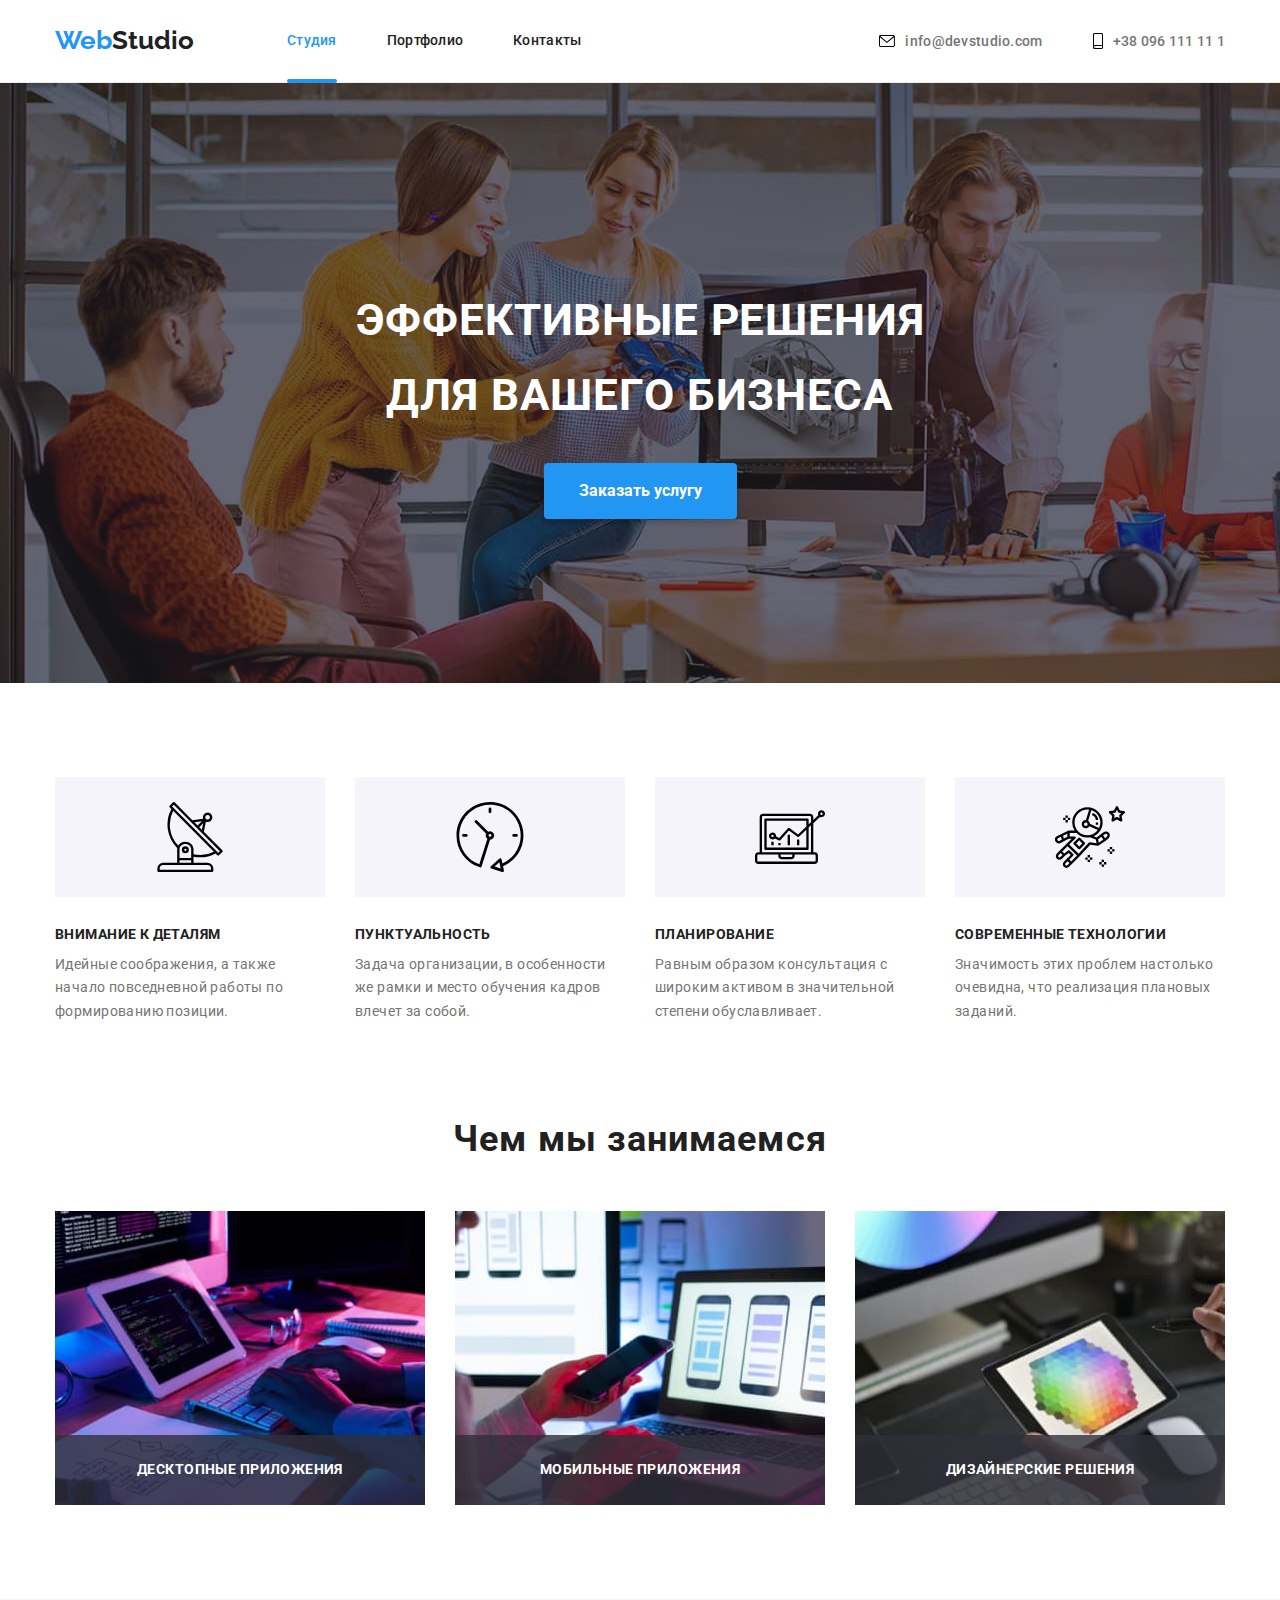
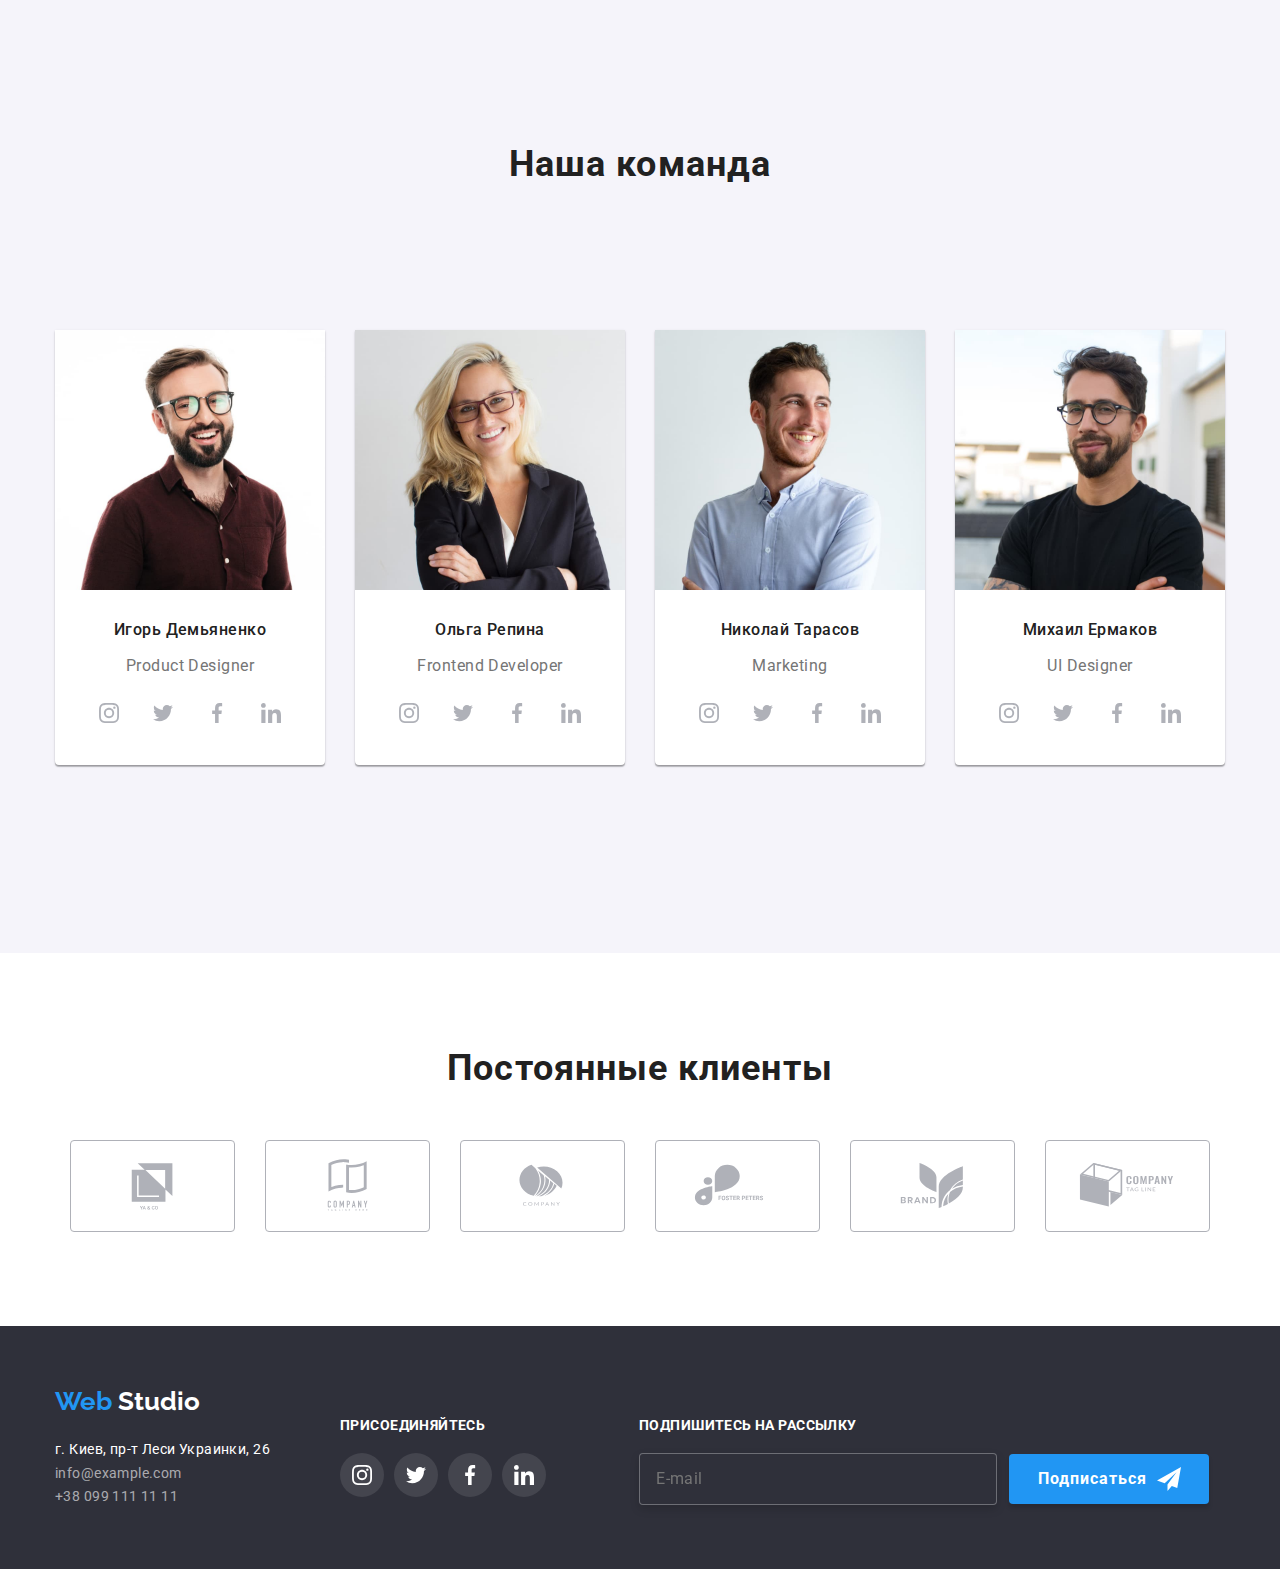
<file: index.html>
<!DOCTYPE html>
<html lang="ru">
  <head>
    <meta charset="UTF-8" />
    <meta http-equiv="X-UA-Compatible" content="IE=edge" />
    <meta name="viewport" content="width=device-width, initial-scale=1.0" />
    
    <link rel="preconnect" href="https://fonts.googleapis.com"/>
    <link rel="preconnect" href="https://fonts.gstatic.com" crossorigin/>
    <link href="https://fonts.googleapis.com/css2?family=Raleway:wght@700&family=Roboto:wght@400;500;700;900&display=swap" rel="stylesheet"/>

    <link rel="stylesheet" href="https://cdnjs.cloudflare.com/ajax/libs/modern-normalize/1.1.0/modern-normalize.min.css">

    <link rel="stylesheet" href="./css/styles.css"/>
    <title>WebStudio</title>
  </head>

  <body>
    <!-- logo + navigation -->
    <header class="header"> 
      <div class="container main-nav">
      <nav class="main-nav">
        <div>
        <a href="./index.html" class="logo"> <span class="logo-color">Web</span>Studio</a>
      </div>
    <div>
        <ul class="site-nav list">
          <li class="item"><a href="./index.html" class="link link-current current-index link-hover">Студия</a></li>
          <li class="item"><a href="./portfolio.html" class="link link-hover">Портфолио</a></li>
          <li class="item"><a href="" class="link link-hover">Контакты</a></li>
        </ul>
      </div>
      </nav>
    
      
      <div>
      <ul class="auth-nav list main-nav">
        <li class="item"><a href="mailto:info@devstudio.com" class="link">
          <svg class="contacts" width="16" height="12">
            <use href="./img/icons.svg#iconenvelope"></use>
          </svg> info@devstudio.com</a></li>
        <li class="item"><a href="tel:+38096111111" class="link">
          <svg class="contacts" width="10" height="16">
            <use href="./img/icons.svg#iconsmartphone"></use>
          </svg> +38 096 111 11 1</a></li>
      </ul>
    </div>
      </div>
    </header>
  
  
    <!-- mail information -->
    <main>
      <!-- section 1 - major -->
      <section class="hero">
        <h1 class="hero-title">Эффективные решения для вашего бизнеса</h1>
        
          
        <button class="hero-button" type="button" data-modal-open>Заказать услугу</button>
        
        <div class="backdrop is-hidden" data-modal>
          <div class="modal">
          <div class="modal-container">
            <p class="modal-text">Оставьте свои данные, мы вам перезвоним</p>
            <form class="contact-information">
              <div class="name">
              <label for="name"> <span class="modal-text-dec">Имя</span></label>
            <input 
              type="text"
              name="name"
              id="name">
              <svg class="modal-svg" width="18" height="18">
                <use href="./img/icons.svg#icon-person-form"></use>
              </svg>
            </div>

            <div class="phone">
              <label for="tel"><span class="modal-text-dec">Телефон</span></label>
              <input type="tel"
              name="tel"
              id="tel">
              <svg class="modal-svg" width="18" height="18">
                <use href="./img/icons.svg#icon-phone-form"></use>
              </svg>
            </div>

            <div class="mail">
              <label for="mail"><span class="modal-text-dec">Почта</span></label>
              <input 
              type="email"
              name="mail"
              id="mail">
              <svg class="modal-svg" width="18" height="18">
                <use href="./img/icons.svg#icon-email-form"></use>
              </svg>
            </div>

              <div class="comment">
                <label for="comment"><span class="modal-text-dec">Комментарий</span></label>
                <textarea 
                name="comment" 
                id="comment"
                placeholder="Введите текст"></textarea>
              </div>

            <div class="checkbox">
              <label for="agreement-to-the-terms"> 
                <input 
                type="checkbox"
                name="aagreement-to-the-terms"
                id="agreement-to-the-terms"
                class="checkbox-icon">
                <span class="icon"></span><span class="checkbox-text">Соглашаюсь с рассылкой и принимаю </span> <a href=""><span class="checkbox-text-link"> 
                Условия договора</span></a> </label>
             
              
            </div>
            <button class="modal-button" type="submit">Отправить</button>
            </form>
            <button class="modal-close-button" data-modal-close>
              <svg class="svg" width="18" height="18">
                <use  href="./img/icons.svg#icone-close"></use>
              </svg>
            </button> 
            </div>
          </div>
        </div>

      </section>
      <!-- section 2 - our features -->
      <section class="our-features">
        <div class="container features">
        <h2 hidden class="section-title">our features</h2>
        <ul class="our features list">
          <li class="our-features-text">
            <div class="features-background">
              <svg class="our-features-text-icon" width="70" height="70">
                <use href="./img/icons.svg#iconantenna"></use>
              </svg>
            </div>
            <h3 class="title">Внимание к деталям</h3>
            <p class="features-text">
              Идейные соображения, а также начало повседневной работы по
              формированию позиции.
            </p>
          </li>
          <li class="our-features-text">
            <div class="features-background">
              <svg class="our-features-text-icon" width="70" height="70">
                <use href="./img/icons.svg#iconclock"></use>
              </svg>
            </div>
            <h3 class="title">Пунктуальность</h3>
            <p class="features-text">
              Задача организации, в особенности же рамки и место обучения кадров
              влечет за собой.
            </p>
          </li>
          <li class="our-features-text">
            <div class="features-background">
              <svg class="our-features-text-icon" width="70" height="70">
                <use href="./img/icons.svg#icondiagram"></use>
              </svg>
            </div>
            <h3 class="title">Планирование</h3>
            <p class="features-text">
              Равным образом консультация с широким активом в значительной
              степени обуславливает.
            </p>
          </li>
          <li>
            <div class="features-background">
              <svg class="our-features-text-icon" width="70" height="70">
                <use href="./img/icons.svg#iconastronaut"></use>
              </svg>
            </div>
            <h3 class="title">Современные технологии</h3>
            <p class="features-text">
              Значимость этих проблем настолько очевидна, что реализация
              плановых заданий.
            </p>
          </li>
        </ul>
        </div>
      </section>
    

      <!-- section 3 - work discription -->
      <section class="work-discription">
        <div class="container">
        <h2 class="section-title">Чем мы занимаемся</h2>
        <ul class="work discription list container-flex">
          <li class="our-features-text">
            
            <a>
              <div class="img-wrapper">
                <img
                src="./img/box1.jpeg"
                alt="discription_of_box_1"
                width="370"/>
                <p class="desc">Десктопные приложения</p>
              </div>
          </a>
          
          </li>
          <li class="our-features-text">
            <a>
              <div class="img-wrapper">
              <img
                src="./img/box2.jpeg"
                alt="discription_of_box_2"
                width="370"/>
                <p class="desc">Мобильные приложения</p>
              </div>
              </a>
          </li>
          <li class="our-features-text">
            <a>
              <div class="img-wrapper">
              <img
                src="./img/box3.jpeg"
                alt="discription_of_box_3"
                width="370"/>
                <p class="desc">Дизайнерские решения</p>
              </div>
              </a>
          </li>
        </ul>
        </div>
      </section> 

      <!-- section 4 - our team -->
      <section class="our-team">
      <div class="container">
        <h2 class="section-title members">Наша команда</h2>
        <ul class="our-team list container-flex">
          <li class="our-team-item our-features-text">
            <img src="./img/img.jpeg" alt="Product_Designer" width="270" />
            <div class="our-team-text-container"><h3 class="team">Игорь Демьяненко</h3>
            <p lang="en" class="team-discription">Product Designer</p>
                      <ul class="social-media">
              <li class="social-media-item" ><a class="social-media-link"
             href=""
             target="_blank"
             rel="noopener noreferrer"
             aria-label="instagram">
             
              <svg class="social-media-icon"  width="20" height="20">
                <use href="./img/icons.svg#iconinstagram"></use>
              </svg>
              </a>
            </li>

              <li class="social-media-item" ><a class="social-media-link"
             href=""
             target="_blank"
             rel="noopener noreferrer"
             aria-label="twitter">
             
              <svg class="social-media-icon"  width="20" height="20">
                <use href="./img/icons.svg#icontwitter"></use>
              </svg>
            </a>
            </li>
            <li class="social-media-item" >
              <a class="social-media-link"
             href=""
             target="_blank"
             rel="noopener noreferrer"
             aria-label="facebook">
             <svg class="social-media-icon"  width="20" height="20">
                <use href="./img/icons.svg#iconfacebook"></use>
              </svg>
            </a>
            </li>

              <li class="social-media-item" ><a class="social-media-link"
             href=""
             target="_blank"
             rel="noopener noreferrer"
             aria-label="linkedin">
             
              <svg class="social-media-icon"  width="20" height="20">
                <use href="./img/icons.svg#iconlinkedin"></use>
              </svg>
            </a>
            </li>
            
            </ul>
          </div>
          </li>

          <li class="our-team-item our-features-text">
            <img src="./img/img2.jpeg" alt="Frontend_Developer" width="270" />
            <div class="our-team-text-container"><h3 class="team">Ольга Репина</h3>
              <p lang="en" class="team-discription">Frontend Developer</p>
              <ul class="social-media">
                <li class="social-media-item" ><a class="social-media-link"
               href=""
               target="_blank"
               rel="noopener noreferrer"
               aria-label="instagram">
               
                <svg class="social-media-icon"  width="20" height="20">
                  <use href="./img/icons.svg#iconinstagram"></use>
                </svg>
                </a>
              </li>
  
                <li class="social-media-item" ><a class="social-media-link"
               href=""
               target="_blank"
               rel="noopener noreferrer"
               aria-label="twitter">
               
                <svg class="social-media-icon"  width="20" height="20">
                  <use href="./img/icons.svg#icontwitter"></use>
                </svg>
              </a>
              </li>
  
                <li class="social-media-item" ><a class="social-media-link"
               href=""
               target="_blank"
               rel="noopener noreferrer"
               aria-label="facebook">
               
                <svg class="social-media-icon"  width="20" height="20">
                  <use href="./img/icons.svg#iconfacebook"></use>
                </svg>
              </a>
              </li>
  
                <li class="social-media-item" ><a class="social-media-link"
               href=""
               target="_blank"
               rel="noopener noreferrer"
               aria-label="linkedin">
               
                <svg class="social-media-icon"  width="20" height="20">
                  <use href="./img/icons.svg#iconlinkedin"></use>
                </svg>
              </a>
              </li>
              
              </ul>
            </div>
           
          
         
          </li>

          <li class="our-team-item our-features-text">
            <img src="./img/img3.jpeg" alt="Marketing" width="270" />
            <div class="our-team-text-container"><h3 class="team">Николай Тарасов</h3>
              <p lang="en" class="team-discription">Marketing</p>
              <ul class="social-media">
                <li class="social-media-item" ><a class="social-media-link"
               href=""
               target="_blank"
               rel="noopener noreferrer">
               
                <svg class="social-media-icon"  width="20" height="20">
                  <use href="./img/icons.svg#iconinstagram"></use>
                </svg>
                </a>
              </li>
  
                <li class="social-media-item" ><a class="social-media-link"
               href=""
               target="_blank"
               rel="noopener noreferrer">
               
                <svg class="social-media-icon"  width="20" height="20">
                  <use href="./img/icons.svg#icontwitter"></use>
                </svg>
              </a>
              </li>
  
                <li class="social-media-item" ><a class="social-media-link"
               href=""
               target="_blank"
               rel="noopener noreferrer">
               
                <svg class="social-media-icon"  width="20" height="20">
                  <use href="./img/icons.svg#iconfacebook"></use>
                </svg>
              </a>
              </li>
  
                <li class="social-media-item" ><a class="social-media-link"
               href=""
               target="_blank"
               rel="noopener noreferrer">
               
                <svg class="social-media-icon"  width="20" height="20">
                  <use href="./img/icons.svg#iconlinkedin"></use>
                </svg>
              </a>
              </li>
              
              </ul>
            </div>
            
          
             
          </li>

          <li class="our-team-item our-features-text">
            <img src="./img/img4.jpeg" alt="UI Designer" width="270" />
            <div class="our-team-text-container"><h3 class="team">Михаил Ермаков</h3>
              <p lang="en" class="team-discription">UI Designer </p>
              <ul class="social-media">
                <li class="social-media-item" ><a class="social-media-link"
               href=""
               target="_blank"
               rel="noopener noreferrer">
               
                <svg class="social-media-icon"  width="20" height="20">
                  <use href="./img/icons.svg#iconinstagram"></use>
                </svg>
                </a>
              </li>
  
                <li class="social-media-item" ><a class="social-media-link"
               href=""
               target="_blank"
               rel="noopener noreferrer">
               
                <svg class="social-media-icon"  width="20" height="20">
                  <use href="./img/icons.svg#icontwitter"></use>
                </svg>
              </a>
              </li>
  
                <li class="social-media-item" ><a class="social-media-link"
               href=""
               target="_blank"
               rel="noopener noreferrer">
               
                <svg class="social-media-icon"  width="20" height="20">
                  <use href="./img/icons.svg#iconfacebook"></use>
                </svg>
              </a>
              </li>
  
                <li class="social-media-item" ><a class="social-media-link"
               href=""
               target="_blank"
               rel="noopener noreferrer">
               
                <svg class="social-media-icon"  width="20" height="20">
                  <use href="./img/icons.svg#iconlinkedin"></use>
                </svg>
              </a>
              </li>
              
              </ul>
              </div>
              
            
          </li>
        </ul>
      </div>
      </section>
       <!-- section 5 - our clients -->
    <section class="our-clients" >
      <div class="container">
        <h2 class="section-title">Постоянные клиенты</h2>
        <ul class="clienst-list">
          <li class="client-box">
            <a href=""
             class="client-box-link"
          
             target="_blank"
             rel="noopener noreferrer"
             aria-label="Logo1">
              <svg class="client-box-logo" width="106" height="60">
                <use class="focus" href="./img/icons.svg#iconLogo"></use>
              </svg>
            </a>
          </li>

          <li class="client-box">
            <a href=""
            class="client-box-link"
          
            target="_blank"
            rel="noopener noreferrer"
            aria-label="Logo2">
             <svg class="client-box-logo" width="106" height="60">
               <use class="focus" href="./img/icons.svg#iconLogo1"></use>
             </svg>
           </a>
          </li>

          <li class="client-box" >

            <a href=""
            class="client-box-link"
          
            target="_blank"
            rel="noopener noreferrer"
            aria-label="Logo3">
             <svg class="client-box-logo" width="106" height="60">
               <use class="focus" href="./img/icons.svg#iconLogo2"></use>
             </svg>
           </a>

          </li>
          <li class="client-box" >
            <a href=""
            class="client-box-link"
          
            target="_blank"
            rel="noopener noreferrer"
            aria-label="Logo4">
             <svg class="client-box-logo" width="106" height="60">
               <use class="focus" href="./img/icons.svg#iconLogo3"></use>
             </svg>
           </a>
          </li>

          <li class="client-box" >
            <a href=""
            class="client-box-link"
          
            target="_blank"
            rel="noopener noreferrer"
            aria-label="Logo5">
             <svg class="client-box-logo" width="106" height="60">
               <use class="focus" href="./img/icons.svg#iconLogo4"></use>
             </svg>
           </a>

          </li>
          <li class="client-box" >
            <a href=""
            class="client-box-link"
          
            target="_blank"
            rel="noopener noreferrer"
            aria-label="Logo6">
             <svg class="client-box-logo" width="106" height="60">
               <use class="focus" href="./img/icons.svg#iconLogo5"></use>
             </svg>
           </a>
          </li>

        </ul>
      </div>
    </section>
    </main>

    <!-- footer -->
    <footer class="footer">
     <div class="container">
        <div class="footer-logo"><a href="./index.html" class="logo"> <span class="logo-color">Web</span> <span class="studio-logo">Studio</span> </a>
      </div>

      <div class="footer-content">
      <address>
        <ul class="list">
          <li class="address">г. Киев, пр-т Леси Украинки, 26</li>
          <li><a href="mailto:info@example.com" class="contact-info">info@example.com</a></li>
          <li><a href="tel:+380991111111" class="contact-info">+38 099 111 11 11</a></li>
        </ul>
      </address>
      <div class="social-footer">
        <h3 class="title-footer">присоединяйтесь</h3>
        <ul class="social-media-footer">
          <li class="social-media-item-footer">
            <a class="social-media-link-footer" 
            href=""
             target="_blank"
             rel="noopener noreferrer"
             aria-label="instagram">
              <svg class="social-media-icon-footer" width="20" height="20">
                <use href="./img/icons.svg#iconinstagram"></use>
              </svg>
            </a>
          </li>
          <li class="social-media-item-footer">
            <a class="social-media-link-footer"
            href=""
             target="_blank"
             rel="noopener noreferrer"
             aria-label="twiiter">
              <svg class="social-media-icon-footer" width="20" height="20"> 
                <use href="./img/icons.svg#icontwitter"></use>
              </svg>
            </a>
          </li>
          <li class="social-media-item-footer">
            <a class="social-media-link-footer" 
            href=""
             target="_blank"
             rel="noopener noreferrer"
             aria-label="facebook">
              <svg class="social-media-icon-footer" width="20" height="20">
                <use href="./img/icons.svg#iconfacebook"></use>
              </svg>
            </a>
          </li>
          <li class="social-media-item-footer">
            <a class="social-media-link-footer" 
            href=""
             target="_blank"
             rel="noopener noreferrer"
             aria-label="linkedin">
              <svg class="social-media-icon-footer" width="20" height="20">
                <use href="./img/icons.svg#iconlinkedin"></use>
              </svg>
            </a>
          </li>
        </ul>
      </div>
      <div class="subscribe">
        <h3 class="title-footer">Подпишитесь на рассылку</h3>
        <div class="form">
        <form class="footer-form">
        <label class="footer-label" for="email">
          <input class="footer-input"
          type="email" 
          id="email"
          name="email"
          placeholder="E-mail">
        </label>
          <button class="subscribe-button" type="submit">Подписаться
            <svg class="subscribe-button-svg" width="24" height="24">
              <use href="./img/icons.svg#icon-icon-send"></use>
            </svg>
          </button>
        </form>
      </div>
      </div>
    </div>
    </div>

  
    </footer>

    <script src="./js/modal.js"></script>
  </body>
</html>
</file>
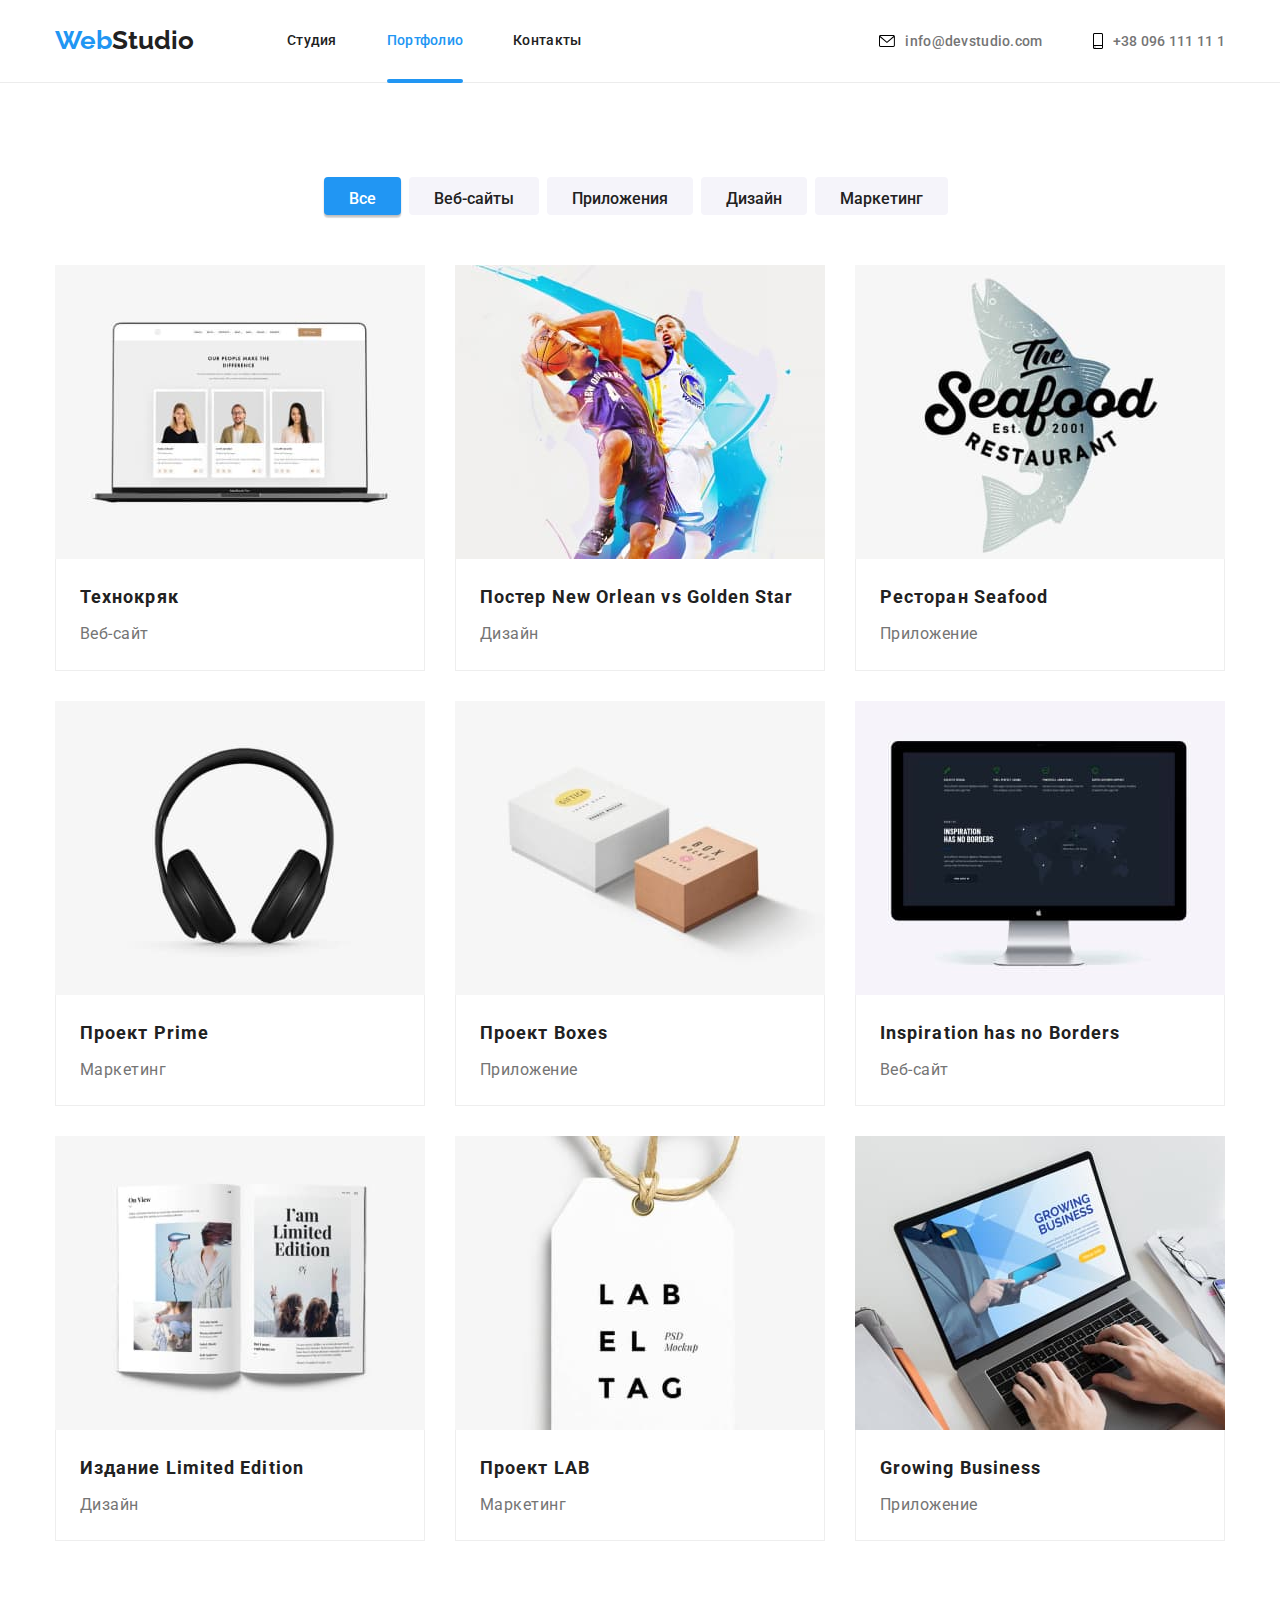
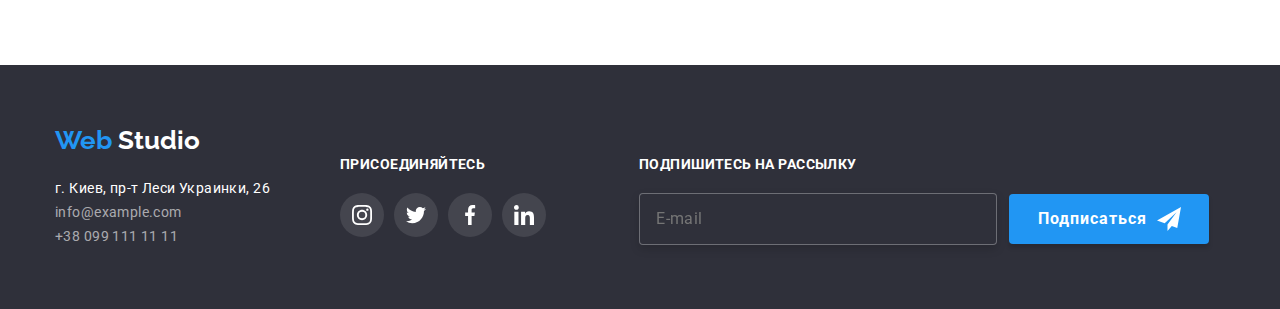
<file: portfolio.html>
<!DOCTYPE html>
<html lang="ru">
<head>
    <meta charset="UTF-8">
    <meta http-equiv="X-UA-Compatible" content="IE=edge">
    <meta name="viewport" content="width=device-width, initial-scale=1.0">
  
    <link rel="preconnect" href="https://fonts.googleapis.com"/>
    <link rel="preconnect" href="https://fonts.gstatic.com" crossorigin/>
    <link href="https://fonts.googleapis.com/css2?family=Raleway:wght@700&family=Roboto:wght@400;500;700;900&display=swap" rel="stylesheet"/>


    <link rel="stylesheet" href="./css/styles.css">

    <title>WebStudio</title>
</head>
<body>
    <!-- logo + navigation -->
    <header class="header"> 
      <div class="container main-nav">
      <nav class="main-nav">
        <div>
        <a href="./index.html" class="logo"> <span class="logo-color">Web</span>Studio</a>
      </div>
      <div>
        <ul class="site-nav list">
          <li class="item"><a href="./index.html" class="link link-hover">Студия</a></li>
          <li class="item"><a href="./portfolio.html" class="link link-current current-portfolio">Портфолио</a></li>
          <li class="item"><a href="" class="link link-hover">Контакты</a></li>
        </ul>
      </div>
      </nav>
      
      <div>
      <ul class="auth-nav list main-nav">
        <li class="item"><a href="mailto:info@devstudio.com" class="link">
          <svg class="contacts" width="16" height="12">
            <use href="./img/icons.svg#iconenvelope"></use>
          </svg> info@devstudio.com</a></li>
        <li class="item"><a href="tel:+38096111111" class="link">
          <svg class="contacts" width="10" height="16">
            <use href="./img/icons.svg#iconsmartphone"></use>
          </svg> +38 096 111 11 1</a></li>
      </ul>
    </div>
    </div>
    </header>
  

      <main>
      <!-- Section -->
      <section class="portfolio">
      
          <div class="container filter">
            <h1 hidden>Portfolio</h1>
            <ul class="button list-portfolio">
              <li>
                <button class="portfolio-button-current" type="button">Все</button>
              </li>
              <li>
                <button class="portfolio-button" type="button">Веб-сайты</button>
              </li>
              <li>
                <button class="portfolio-button" type="button">Приложения</button>
              </li>
              <li>
                <button class="portfolio-button" type="button">Дизайн</button>
              </li>
              <li>
                <button class="portfolio-button" type="button">Маркетинг</button>
              </li>              
            </ul>
          </div>
         
     
<div class="container"> 
          <ul class="section list flex-container">
           <li class="flex-element">
             <div class="thumb">
               <img class="portfolio-img" src="./img/HW2/img1.jpeg" alt="project1" width="370" height="294">
            
             <div class="product-thumb">
              <p class="product-discription-text">Ресурс предлагает комплексные предложения с разным уровнем функционала и сервисов. Все это позволит посетителю получить исчерпывающие сведения о компании или частном лице.</p>
            </div>
          </div>
            <div class="projects">
              <h2 class="project-name">Технокряк</h2>
              <p class="features-text-discription">Веб-сайт</p>
             
            </div>
            </li>
           
           <li class="flex-element">
            <div class="thumb">

            <img class="portfolio-img" src="./img/HW2/img2.jpeg" alt="project2" width="370">
            <div class="product-thumb">
               
              <p class="product-discription-text">Ресурс предлагает комплексные предложения с разным уровнем функционала и сервисов. Все это позволит посетителю получить исчерпывающие сведения о компании или частном лице.</p>
            </div>
            </div>
            <div class="projects"> 
              <h2 class="project-name">Постер <span lang="en">New Orlean vs Golden Star</span> </h2>
            <p class="features-text-discription">Дизайн</p>
          </div>
          </li>

           <li class="flex-element">
            <div class="thumb">
             <img class="portfolio-img" src="./img/HW2/img3.jpeg" alt="project3" width="370">
             <div class="product-thumb">
               
              <p class="product-discription-text">Ресурс предлагает комплексные предложения с разным уровнем функционала и сервисов. Все это позволит посетителю получить исчерпывающие сведения о компании или частном лице.</p>
            </div>
            </div>
            <div class="projects"> 
            <h2 class="project-name">Ресторан <span lang="en">Seafood</span></h2>
            <p class="features-text-discription">Приложение</p>
            </div>
          </li>

            <li class="flex-element">
              <div class="thumb">
              <img class="portfolio-img" src="./img/HW2/img4.jpeg" alt="project4" width="370">
              <div class="product-thumb">
               
                <p class="product-discription-text">Ресурс предлагает комплексные предложения с разным уровнем функционала и сервисов. Все это позволит посетителю получить исчерпывающие сведения о компании или частном лице.</p>
              </div>
              </div>
            <div class="projects"> 
            <h2 class="project-name">Проект <span lang="en">Prime</span></h2>
            <p class="features-text-discription">Маркетинг</p>
            </div>
          </li>

            <li class="flex-element">
              <div class="thumb">
              <img class="portfolio-img" src="./img/HW2/img5.jpeg" alt="project5" width="370">
              <div class="product-thumb">
               
                <p class="product-discription-text">Ресурс предлагает комплексные предложения с разным уровнем функционала и сервисов. Все это позволит посетителю получить исчерпывающие сведения о компании или частном лице.</p>
              </div>
            </div>
            <div class="projects"> 
           <h2 class="project-name">Проект <span lang="en">Boxes</span></h2>
            <p class="features-text-discription">Приложение</p>
            </div>
          </li>

            <li class="flex-element">
              <div class="thumb">
              <img class="portfolio-img" src="./img/HW2/img6.jpeg" alt="project6" width="370">
              <div class="product-thumb">
                <p class="product-discription-text">Ресурс предлагает комплексные предложения с разным уровнем функционала и сервисов. Все это позволит посетителю получить исчерпывающие сведения о компании или частном лице.</p> 
              </div>
              </div>
            <div class="projects"> 
            <h2 class="project-name" lang="en">Inspiration has no Borders</h2>
            <p class="features-text-discription">Веб-сайт</p>
            </div>
          </li>

          <li class="flex-element">
            <div class="thumb">
            <img class="portfolio-img" src="./img/HW2/img7.jpeg" alt="project7" width="370">
            <div class="product-thumb">
            <p class="product-discription-text">Ресурс предлагает комплексные предложения с разным уровнем функционала и сервисов. Все это позволит посетителю получить исчерпывающие сведения о компании или частном лице.</p> 
            </div>
          </div>
            <div class="projects"> 
            <h2 class="project-name">Издание <span lang="en">Limited Edition</span> </h2>
            <p class="features-text-discription">Дизайн</p>
            </div>
          </li>

           <li  class="flex-element">
            <div class="thumb">
            <img class="portfolio-img" src="./img/HW2/img8.jpeg" alt="project8" width="370">
            <div class="product-thumb">
              <p class="product-discription-text">Ресурс предлагает комплексные предложения с разным уровнем функционала и сервисов. Все это позволит посетителю получить исчерпывающие сведения о компании или частном лице.</p> 
            </div>
            </div>
        
            <div class="projects"> 
            <h2 class="project-name">Проект <span lang="en">LAB</span></h2>
            <p class="features-text-discription">Маркетинг</p>
            </div>
          </li>

             <li class="flex-element">
              <div class="thumb">
              <img class="portfolio-img" src="./img/HW2/img9.jpeg" alt="project9" width="370">
              <div class="product-thumb">
                <p class="product-discription-text">Ресурс предлагает комплексные предложения с разным уровнем функционала и сервисов. Все это позволит посетителю получить исчерпывающие сведения о компании или частном лице.</p> 
              </div>
            </div>
            
            <div class="projects"> 
            <h2 class="project-name" lang="en">Growing Business</h2>
            <p class="features-text-discription">Приложение</p>
            </div>
          </li>
          </ul>
</div>
      
    </section>
    </main>
      <!-- footer -->
      <footer class="footer">
        <div class="container">
           <div class="footer-logo"><a href="./index.html" class="logo"> <span class="logo-color">Web</span> <span class="studio-logo">Studio</span> </a>
         </div>
   
         <div class="footer-content">
         <address>
           <ul class="list">
             <li class="address">г. Киев, пр-т Леси Украинки, 26</li>
             <li><a href="mailto:info@example.com" class="contact-info">info@example.com</a></li>
             <li><a href="tel:+380991111111" class="contact-info">+38 099 111 11 11</a></li>
           </ul>
         </address>
         <div class="social-footer">
           <h3 class="title-footer">присоединяйтесь</h3>
           <ul class="social-media-footer">
             <li class="social-media-item-footer">
               <a class="social-media-link-footer" 
               href=""
                target="_blank"
                rel="noopener noreferrer"
                aria-label="instagram">
                 <svg class="social-media-icon-footer" width="20" height="20">
                   <use href="./img/icons.svg#iconinstagram"></use>
                 </svg>
               </a>
             </li>
             <li class="social-media-item-footer">
               <a class="social-media-link-footer"
               href=""
                target="_blank"
                rel="noopener noreferrer"
                aria-label="twiiter">
                 <svg class="social-media-icon-footer" width="20" height="20"> 
                   <use href="./img/icons.svg#icontwitter"></use>
                 </svg>
               </a>
             </li>
             <li class="social-media-item-footer">
               <a class="social-media-link-footer" 
               href=""
                target="_blank"
                rel="noopener noreferrer"
                aria-label="facebook">
                 <svg class="social-media-icon-footer" width="20" height="20">
                   <use href="./img/icons.svg#iconfacebook"></use>
                 </svg>
               </a>
             </li>
             <li class="social-media-item-footer">
               <a class="social-media-link-footer" 
               href=""
                target="_blank"
                rel="noopener noreferrer"
                aria-label="linkedin">
                 <svg class="social-media-icon-footer" width="20" height="20">
                   <use href="./img/icons.svg#iconlinkedin"></use>
                 </svg>
               </a>
             </li>
           </ul>
         </div>
         <div class="subscribe">
           <h3 class="title-footer">Подпишитесь на рассылку</h3>
           <div class="form">
           <form class="footer-form">
           <label class="footer-label" for="email">
             <input class="footer-input"
             type="email" 
             id="email"
             name="email"
             placeholder="E-mail">
           </label>
             <button class="subscribe-button" type="submit">Подписаться
               <svg class="subscribe-button-svg" width="24" height="24">
                 <use href="./img/icons.svg#icon-icon-send"></use>
               </svg>
             </button>
           </form>
         </div>
         </div>
       </div>
       </div>
   
     
       </footer>
</body>
</html>
</file>
<file: css/styles.css>
:root {
--main-text-color: #212121;
--second-background-color: #F5F4FA;
--footer-background-color: #2F303A;
--paragraph-text-color: #757575;
--accent-color: #2196F3;
--main-paragraph-color: #FFFFFF;
--contact-info-color: #rgba(255, 255, 255, 0.6);
--first-background-color: #E5E5E5;
--second-background-color: rgba(245, 244, 250, 1);
--transition: 250ms cubic-bezier(0.4, 0, 0.2, 1);
}

html {
    box-sizing: border-box;
}

*,
*::before,
*::after  {
    box-sizing: inherit;
}




body {
    font-size: 14px;
    line-height: 1.7;
    color: var(--main-text-color);
    font-family: Roboto, sans-serif;    
    margin: 0;
}

.container {
    margin-left: 0;
    margin-right: 0;
  width: 1200px;
  margin: 0 auto;
 padding: 0 15px;
}

.main-nav {
    display: flex;
    align-items: center;
    justify-content: space-between;
}

.logo {
    color: var(--main-text-color);
    font-family: Raleway, sans-serif;
    text-decoration: none;
}

.logo-color {
    color: var(--accent-color);
    
}

.navigation {
    display: flex;
    justify-content: space-between;
    align-items: center;
}

.logo, .logo-color {
font-style: normal;
font-weight: 700;
font-size: 26px;
line-height: 1.2;

}

.list {
    list-style: none ;
    padding: 0;
    margin: 0;
}

.header {
    border-bottom-width: 1px;
    border-bottom-style: solid;
    border-bottom-color: #ECECEC;
}


.contacts {
    margin-right: 10px;
    
}

.link {
    display: flex;
    align-items: center;

    position: relative;
}

/* Site nav */

.site-nav {
    display: flex;
    margin-left: 93px;
}



.site-nav .item:not(:last-child) {
    margin-right: 50px;
}

.site-nav .link {
color: var(--main-text-color);
font-style: normal;
font-weight: 500;
font-size: 14px;
line-height: 1.1;
letter-spacing: 0.02em;
text-decoration: none;
padding: 32px 0;
display: block;

transition: color var(--transition);

}

.site-nav .link:hover,
.site-nav .link:focus {
    color: var(--accent-color);
}

.auth-nav .link{
color: var(--paragraph-text-color);
font-family: 'Roboto';
font-style: normal;
font-weight: 500;
font-size: 14px;
line-height: 1.3;
letter-spacing: 0.02em;  
text-decoration: none;
padding: 32px 0;

transition: color var(--transition);
}

.contacts use {
    transition: fill var(--transition);
}

.auth-nav .item:not(:last-child) {
    margin-right: 50px;
}

.auth-nav {
    display: flex;
    margin-left: auto;
}

.auth-nav .item .link:hover,
.auth-nav .item .link:focus {
    color: var(--accent-color);
    fill: var(--accent-color);

}

/* Hero */
.hero {
    padding: 200px 0px;
    background-color: var(--footer-background-color);
    color: var(--main-paragraph-color);
font-style: normal;
text-align: center;
letter-spacing: 0.06em;  
text-transform: uppercase;
max-width: 1600px;
max-height: 600px;
background-image: linear-gradient(to right, rgba(47, 48, 58, 0.4),rgba(47, 48, 58, 0.4)), url(../img/Img-background.jpeg);
}


.hero-title {
    max-width: 650px;
    color: var(--main-paragraph-color);
    font-size: 44px;
    margin: 0 auto;
    margin-bottom: 30px;
    /* padding: 200px 452px 280px;
    width: 696px;
    height: 120px; */
}

/* Section 1 */
.section-title {
    color: #212121;
    font-family: 'Roboto';
font-style: normal;
font-weight: 700;
font-size: 36px;
line-height: 1.2;
text-align: center;
letter-spacing: 0.03em;
margin-bottom: 50px;
margin-top: 0px;
}

.members {
    padding-top: 50px;
}

/* Section2 features */

.section-title .title {
    color: #212121;;
    
}

.title {
    font-family: 'Roboto';
font-style: normal;
font-weight: 700;
font-size: 14px;
line-height: 1.1;
letter-spacing: 0.03em;
text-transform: uppercase;
margin-top: 0px;
margin-bottom: 10px;
}


.our-features {
    padding: 94px 0;
}

.features {
    display: flex;
}

.features .features-text {
    width: 270px;
}

.our-features-text:not(:last-child) {
margin-right: 30px;
}


.features-text {
    color: var(--paragraph-text-color);
    font-family: 'Roboto';
font-style: normal;
font-weight: 400;
font-size: 14px;
line-height: 1.7;
letter-spacing: 0.03em;
margin-bottom: 0px;
margin-top: 0px;
}

.features-background {
    background-color: rgba(245, 244, 250, 1);
    display: block;
    width: 270px;
    height: 120px;
    margin-bottom: 30px;
}

.features-background {
    display: flex;
    justify-content: center;
    align-items: center;
}

/* section 3 work discription */
.work-discription {
   padding-bottom: 94px;
}

/* section 4 our team*/
.our-team {
background-color: var(--second-background-color);
padding: 94px 0;
}

.team-discription {
    margin-bottom: 16px;
    color: var(--paragraph-text-color);
    font-family: 'Roboto';
font-style: normal;
font-weight: 400;
font-size: 16px;
line-height: 1.2;
text-align: center;
letter-spacing: 0.03em;
}

.our-team-text-container {
    padding: 30px 0;
}

.our-team-item {
   background-color: var(--main-paragraph-color);
   box-shadow: 0px 1px 3px rgba(0, 0, 0, 0.12), 0px 1px 1px rgba(0, 0, 0, 0.14), 0px 2px 1px rgba(0, 0, 0, 0.2);
border-radius: 0px 0px 4px 4px;

}

.team {
    font-family: 'Roboto';
font-style: normal;
font-weight: 500;
font-size: 16px;
line-height: 1.2;
text-align: center;
letter-spacing: 0.03em;
margin: 0 0 10px;
}

.social-media {
    display: flex;
    list-style: none;
    justify-content: center;
    padding: 0;
   
}




.social-media-link {
    display: flex;
    align-items: center;
    justify-content: center;
    color: rgba(175, 177, 184, 1);
    width: 44px;
    height: 44px;
    border-radius: 50%;
    background-color: rgba(255, 255, 255, 1);

    transition: background-color var(--transition), fill var(--transition); 
  
}

.social-media-item:hover .social-media-link,
.social-media-item:focus .social-media-link {
    background-color: var(--accent-color);
}

.social-media-item:hover .social-media-icon,
.social-media-item:focus .social-media-icon {
    fill: #FFFFFF;
}


.social-media-item:not(:last-child) {
    margin-right: 10px;
}

.social-media-icon {
    fill: rgba(175, 177, 184, 1);
}

/* section 5 - our clients */
.our-clients {
    padding: 94px 0;
}

.clienst-list {
    display: flex;
    list-style: none;
    margin: 0;
    padding: 0;
    justify-content: center;
    
}

.client-box-link {
    display: flex;
    justify-content: center;
    align-items: center;
    width: 100%;
    height: 100%;
    border: 1px solid #AFB1B8;
    border-radius: 4px;

    transition: fill var(--transition); 
  
}

.client-box-logo {
    fill: rgba(175, 177, 184, 1);
    
}


.client-box-link:hover .client-box-logo,
.client-box-link:focus .client-box-logo {
    fill: var(--accent-color);
}

.client-box-link:hover,
.client-box-link:focus {
    border: 1px solid var(--accent-color);
}

   



/* .clienst-list {
    margin-bottom: 94px;
} */

.client-box:not(:last-child) {
    margin-right: 30px;
   
}

.client-box {
    height: 92px;
    width: calc(100% / 6 - 30px);
}

/* footer */
footer {
    background-color: var(--footer-background-color);
}

address {
    padding-top: 20px;
     
}

.footer {
    padding: 60px 0;
}

.social-media-footer {
    display: flex;
    list-style: none;
    padding: 0;
    margin: 0;
}

.social-media-item-footer {
    width: 44px;
    height: 44px;
    border-radius: 50%;
    background: rgba(255, 255, 255, 0.1);
}

.social-media-item-footer:hover,
.social-media-item-footer:focus {
    background-color: var(--accent-color);
}

.social-media-link-footer {
    display: flex;
    justify-content: center;
    align-items: center;
    width: 100%;
    height: 100%;

    transition: background-color var(--transition); 
  
}

.social-media-item-footer:not(:last-child){
    margin-right: 10px;
}

.title-footer{
    font-family: 'Roboto';
    font-style: normal;
    font-weight: 700;
    font-size: 14px;
    line-height: 1.1;
    letter-spacing: 0.03em;
    text-transform: uppercase;
    margin-top: 0px;
    margin-bottom: 20px;
    color: rgba(255, 255, 255, 1);
} 

.social-media-icon-footer {
    fill: #FFFFFF;
}
 
.footer-content {
    display: flex;
}


.social-footer {
    margin-left: 70px;
}

.studio-logo {
    color: #FFFFFF;
}

.address {
    color: #FFFFFF;
    font-family: 'Roboto';
font-style: normal;
font-weight: 400;
font-size: 14px;
line-height: 1.7;
letter-spacing: 0.03em;
}

.contact-info{
    color: rgba(255, 255, 255, 0.6);
    text-decoration: none;
    font-family: 'Roboto';
font-style: normal;
font-weight: 400;
font-size: 14px;
line-height: 1.7;
letter-spacing: 0.03em;
}

.contact-info:hover,
.contact-info:focus {
    color: var(--accent-color);
}

/* portfolio */

.portfolio {
padding: 94px 0;
}


.project-name {
    font-family: 'Roboto';
font-style: normal;
font-weight: 700;
font-size: 18px;
line-height: 2;
letter-spacing: 0.06em;
margin-bottom: 4px;
margin-top: 0px;
}

.flex-element:hover,
.flex-element:focus {
    box-shadow: 0px 1px 1px rgba(0, 0, 0, 0.12), 0px 4px 4px rgba(0, 0, 0, 0.06), 1px 4px 6px rgba(0, 0, 0, 0.16);
}

.projects {
    border-left: 1px solid rgba(238, 238, 238, 1);
    border-right: 1px solid rgba(238, 238, 238, 1);
    border-bottom: 1px solid rgba(238, 238, 238, 1);
width: 370px;
padding: 20px 24px;
}

.portfolio-img {
    display: block;
    width: 100%;
    margin-right: 0px;
}


.features-text-discription {
    color: var(--paragraph-text-color);
    font-family: 'Roboto';
font-style: normal;
font-weight: 400;
font-size: 16px;
line-height: 1.9;
letter-spacing: 0.03em;
margin-bottom: 0;
margin-top: 0;
}


.portfolio-container {
    width: 1200px;
    margin-right: 0;
}


.flex-container {
    display: flex;
    flex-wrap: wrap;
    justify-content: space-between;
}

.flex-element   {
    margin-bottom: 30px;

}



.container-flex {
    display: flex;
}

.list-portfolio {
    display: flex;
    list-style: none;
   margin-top: 0px;
   margin-bottom: 34px;
   justify-content: center;
}



.button.list-portfolio {
    padding-left: 0;
    margin-bottom: 50px;
}


.button > .list-portfolio{
    display: inline-block;
    margin-left: auto;
    margin-right: auto;
    
}

/* buttons */
.hero-button {
    background-color: var(--accent-color);
    color: var(--main-paragraph-color);
font-style: normal;
font-weight: 700;
font-size: 16px;
line-height: 1.9;
border-radius: 4px;
border: solid transparent;
padding: 10px 32px;
/* min-width: 200px; */
text-align: center;
box-shadow: 0px 4px 4px rgba(0, 0, 0, 0.15);

transition: background-color var(--transition);
}

.hero-button:hover,
.hero-button:focus {
    background-color: #188ce8;
}

.portfolio-button-current:hover,
.portfolio-button-current:focus {
background-color: #188ce8;

}

.portfolio-button {
    background-color: var(--second-background-color);
color: var(--main-text-color);
font-family: 'Roboto';
font-style: normal;
font-weight: 500;
font-size: 16px;
line-height: 1.6;
display: inline-block;
padding: 6px 22px;
border: solid transparent;  
border-radius: 4px;
min-width: 105;
height: 38px;

transition: color var(--transition), background-color var(--transition);

}

.portfolio-button:not(last-child) {
    margin-right: 8px;
}

.portfolio-button:hover,
.portfolio-button:focus {
    background-color: var(--accent-color);
    color: var(--main-paragraph-color);   
}

.portfolio-button-current {
    color: #fff;
    background-color: var(--accent-color);
    font-family: 'Roboto';
font-style: normal;
font-weight: 500;
font-size: 16px;
line-height: 1.6;
cursor: pointer;
box-shadow: 0px 3px 1px rgba(0, 0, 0, 0.1), 0px 1px 2px rgba(0, 0, 0, 0.08), 0px 2px 2px rgba(0, 0, 0, 0.12);
border-radius: 4px;
min-width: 73px;
height: 38px;
border: solid transparent;  
padding: 6px 22px;
display: inline-block;
margin-right: 8px;
}


.link-current {
    color: var(--accent-color);
    font-style: normal;
font-weight: 500;
font-size: 14px;
line-height: 1.1;
letter-spacing: 0.02em;
text-decoration: none;
}

.link.link-current {
    color: var(--accent-color);
}

/* Homework5 */



.thumb{
    position: relative;
    overflow: hidden;
}


.product-thumb {
    position: absolute;
    top: 0;
    left: 0;
    width: 100%;
   height: 100%;
    display: flex;
    align-items: center;
    justify-content: center;
    background-color: rgba(33, 150, 243, 0.9);
    
transform: translateY(100%);

transition: transform var(--transition);

}

.flex-element:hover .product-thumb{
    transform: translateY(0);
}

.product-discription-text {  

margin: 0;
padding: 63px 24px;
font-family: 'Roboto';
font-style: normal;
font-weight: 400;
font-size: 18px;
line-height: 1.6;

letter-spacing: 0.03em;

color: #FFFFFF;
   
}



/* modal-window */
 .backdrop {
    position: absolute;
    position: fixed;
    width: 100%;
    height: 100%;
    top: 0;
    left: 0;
    background: rgba(0, 0, 0, 0.2);


    opacity: 1;
    visibility: visible;
    pointer-events: initial;

    transition: opacity var(--transition), visibility var(--transition);
 }

 .backdrop.is-hidden {
     opacity: 0;
     visibility: hidden;
     pointer-events: none;
 }

.modal {
position: absolute;
top: 50%;
left: 50%;
transform: translate(-50%, -50%);

min-height: 581px;
min-width: 528px;
     
background: #FFFFFF;
box-shadow: 0px 1px 3px rgba(0, 0, 0, 0.12), 0px 1px 1px rgba(0, 0, 0, 0.14), 0px 2px 1px rgba(0, 0, 0, 0.2);
border-radius: 4px;

 }   

/* .modal-close-button  */

.modal-close-button {
display: flex;
position: absolute;
justify-content: center;
align-items: center;
background: #FFFFFF;
border: 1px solid rgba(0, 0, 0, 0.1);
width: 30px;
height: 30px;
border-radius: 50px;
top: 8px;
right: 8px;
padding: 0;
margin: 0;
  
cursor: pointer;
}

.modal-close-button:focus,
.modal-close-button:hover{
    fill: var(--accent-color);
}

/* image-wrapper */

.img-wrapper {
    position: relative; 
}

.desc {
display: flex;
justify-content: center;
align-items: center;
width: 100%;
height: 70px;
margin: 0;
    position: absolute;
    bottom: 0;
    left: 0;
    background-color: rgba(47, 48, 58, 0.8);
    color: #FFFFFF;

    font-family: 'Roboto';
font-style: normal;
font-weight: 700;
font-size: 14px;
line-height: 1.14;
letter-spacing: 0.03em;
text-transform: uppercase;

}
 
img {
    display: block;
}

.link-hover::after {
content: '';

position: absolute;

display: inline-block;
width: 100%;
height: 4px;
background: #2196F3;
border-radius: 2px;
margin-top: 28px;

left: 0;
bottom: -2px;

opacity: 0;

transition: opacity var(--transition);
}
 
.link:hover::after {
    opacity: 1; 
}

.current-portfolio::after, .current-index::after {
    content: '';

position: absolute;

display: inline-block;
width: 100%;
height: 4px;
background: #2196F3;
border-radius: 2px;
margin-top: 28px;

left: 0;
bottom: -2px;

opacity: 1;
}

/* Homework6 */
.subscribe {
    margin-left: 93px;
}

.footer-input {
margin-right: 12px;
padding-left: 16px;
padding-top: 15px;
padding-bottom: 15px;
padding-right: 295px;

max-width: 358px;

outline: 0px;

border: 1px solid rgba(255, 255, 255, 0.3);
filter: drop-shadow(0px 4px 4px rgba(0, 0, 0, 0.15));
border-radius: 4px;
background-color: var(--footer-background-color)
;
font-family: 'Roboto';
font-style: normal;
font-weight: 400;
font-size: 16px;
line-height: 1.25;

letter-spacing: 0.03em;
color: var(--main-paragraph-color);
}

.subscribe-button {
    display: flex;
    justify-content: center;
    align-items: center;

    max-width: 200px;

padding-top: 10px;
padding-bottom: 10px;
padding-left: 29px;
padding-right: 28px;

background-color: var(--accent-color);
box-shadow: 0px 4px 4px rgba(0, 0, 0, 0.15);
border-radius: 4px;
border: none;

font-family: 'Roboto';
font-style: normal;
font-weight: 700;
font-size: 16px;
line-height: 1.88;
letter-spacing: 0.06em;
color: #FFFFFF;

transition: background-color var(--transition);
} 

.subscribe-button-svg {
    fill: var(--main-paragraph-color);
    margin-left: 10px;
}

.subscribe-button:hover,
.subscribe-button:focus{
background-color: #188ce8;
}

.footer-label {
    display: flex;
}

.modal-text {
text-transform: none;

margin: 0px;
margin-bottom: 12px;

font-family: 'Roboto';
font-style: normal;
font-weight: 700;
font-size: 20px;
line-height: 1.15;
text-align: center;
letter-spacing: 0.03em;

color: #212121;
}

.modal-container {

padding: 40px;
}

.modal-text-dec {

margin-bottom: 4px;

text-transform: none;
ont-family: 'Roboto';
font-style: normal;
font-weight: 400;
font-size: 12px;
line-height: 1.16;
letter-spacing: 0.01em;

color: #757575;

margin-right: auto;
}

textarea {

padding: 12px 16px;
margin-bottom: 20px;

resize: none;
width: 448px;
height: 120px;

font-family: 'Roboto';
font-style: normal;
font-weight: 400;
font-size: 12px;
line-height: 1.16;
letter-spacing: 0.01em;

color: rgba(117, 117, 117, 0.5);
}

.name, .phone, .mail, .comment {
    display: flex;
    flex-direction: column;
    align-items: flex-start;
}

.name input, .phone input, .mail input {
width: 100%;
height: 40px;
margin-bottom: 10px;
outline: 0px;
padding-left: 35px;

border: 1px solid rgba(33, 33, 33, 0.2);
border-radius: 4px;

transition: border var(--transition);
}

.comment textarea {
outline: 0px;
}

.checkbox-text {
text-transform: none;
font-family: 'Roboto';
font-style: normal;
font-weight: 400;
font-size: 14px;
line-height: 1.7;

letter-spacing: 0.03em;

color: #757575;
}

.checkbox-text-link {
text-transform: none;
font-family: 'Roboto';
font-style: normal;
font-weight: 400;
font-size: 14px;
line-height: 1.7;
    
letter-spacing: 0.03em; 
text-decoration-line: underline;

color: var(--accent-color);
}

.modal-button {

padding-top: 10px;
padding-right: 55px;
padding-bottom: 10px;
padding-left: 56px;

border: none;

background: var(--accent-color);
box-shadow: 0px 4px 4px rgba(0, 0, 0, 0.15);
border-radius: 4px;

font-family: inherit;
font-weight: 700;
font-size: 16px;
line-height: 1.88;
letter-spacing: 0.06em;

color: #FFFFFF;

transition: background-color var(--transition);
}

.modal-button:hover,
.modal-button:focus{
background-color: #188ce8;
}

.checkbox {
    margin-bottom: 30px;
}


.name {
    position: relative;
}

.modal-svg {
    position: absolute;
    transform: translate(12px, 35px);  
    transition: fill var(--transition);
}

.name:hover input,
.name:focus input{
    border-color: var(--accent-color);
}

.name:hover .modal-svg,
.name:focus .modal-svg {
    fill: var(--accent-color);
}

.phone:hover input,
.phone:focus input{
    border-color: var(--accent-color);
}

.phone:hover .modal-svg,
.phone:focus .modal-svg {
    fill: var(--accent-color);
}

.mail:hover input,
.mail:focus input{
    border-color: var(--accent-color);
}

.mail:hover .modal-svg,
.mail:focus .modal-svg {
    fill: var(--accent-color);
}

textarea {
border: 1px solid rgba(33, 33, 33, 0.2);
border-radius: 4px;

transition: border-color var(--transition);
}

.comment:hover textarea,
.comment:focus textarea{
    border-color: var(--accent-color);
}

.icon {
    display: inline-block;
    width: 16px;
    height: 15px;
    border: 2px solid #212121;
    border-radius: 4px;
    margin-right: 7px;

    
}

.checkbox-icon:checked + .icon {
    border-color: var(--accent-color);
    background-color: var(--accent-color);
    background-image: url(../img/icon-check.svg );
   filter: drop-shadow(0px 4px 4px rgba(0, 0, 0, 0.25));
    background-size: contain;
    background-origin: border-box;
}

.checkbox {
    display: flex ;
    align-items: center;
    justify-content: center;
}

.checkbox-icon {
   position: absolute;
   width: 1px;
   height: 1px;
   margin: -1px;
   border: 0;
   padding: 0;
   clip: rect(0 0 0 0 );
   overflow: hidden;
}

.footer-form {
    display: flex;
    align-items: center;
    justify-content: center;
</file>
